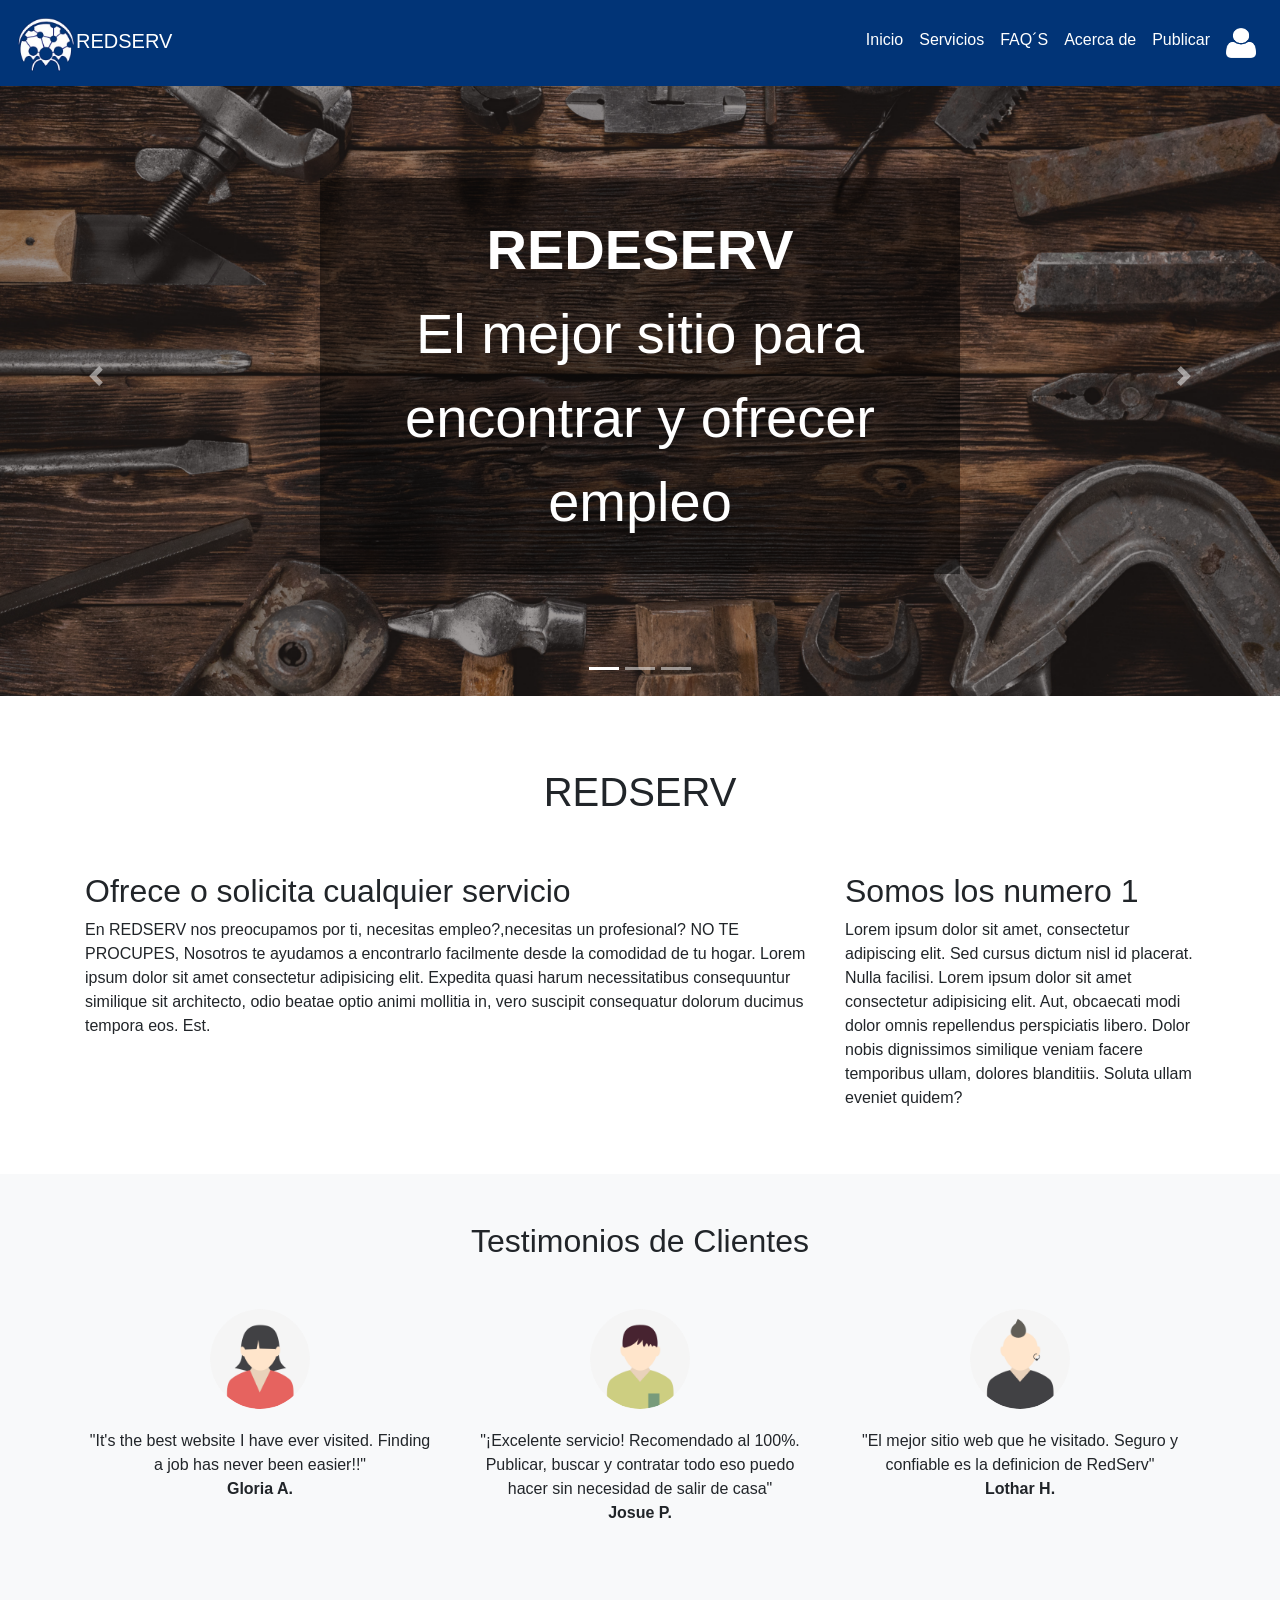
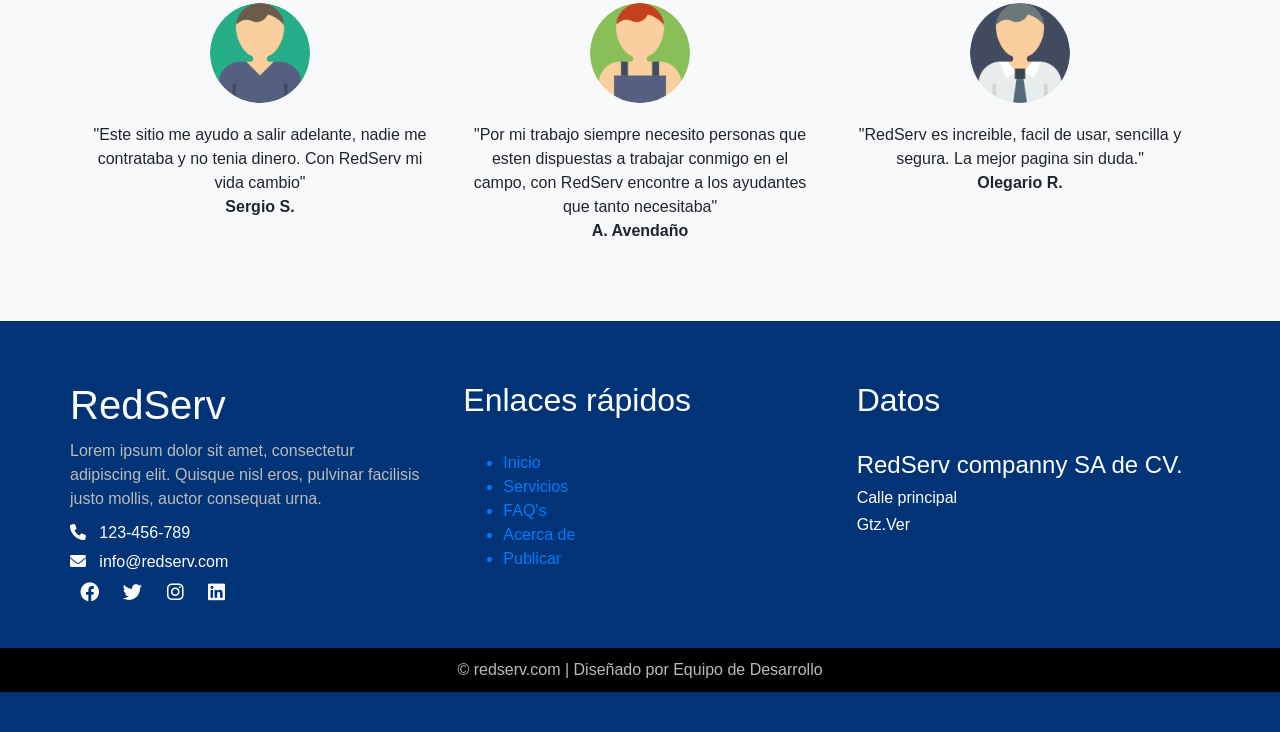
<file: INTEGRADORA/index.html>
<!DOCTYPE html>
<html lang="en">
<head>
    <meta charset="UTF-8">
    <meta name="viewport" content="width=device-width, initial-scale=1.0">
    <title>REDSERV</title>
    <link rel="stylesheet" href="estilos.css">
    <link rel="stylesheet" href="https://stackpath.bootstrapcdn.com/bootstrap/4.5.2/css/bootstrap.min.css">
    <link rel="stylesheet" href="https://cdnjs.cloudflare.com/ajax/libs/font-awesome/6.0.0-beta3/css/all.min.css">
</head>

<body>
    <nav class="navbar navbar-expand-lg fixed-top">
        <a class="navbar-brand" href="#">
            <img class="logo" src="../INTEGRADORA/img/logo_d.png" alt="Logo">REDSERV
        </a>
        <button class="navbar-toggler" type="button" data-toggle="collapse" data-target="#navbarNav" aria-controls="navbarNav" aria-expanded="false" aria-label="Toggle navigation">
            <span class="navbar-toggler-icon"></span>
        </button>
        <div class="collapse navbar-collapse" id="navbarNav">
            <ul class="navbar-nav ml-auto">
                <li class="nav-item active">
                    <a class="nav-link" href="index.html">Inicio <span class="sr-only">(actual)</span></a>
                </li>
                <li class="nav-item">
                    <a class="nav-link" href="Paginas/Servicios.php">Servicios</a>
                </li>
                <li class="nav-item">
                    <a class="nav-link" href="Paginas/FAQ's.html">FAQ´S</a>
                </li>
                <li class="nav-item">
                    <a class="nav-link" href="Paginas/ACERCA DE.HTML">Acerca de</a>
                </li>
                <li class="nav-item">
                    <a class="nav-link" href="Paginas/publicar.php">Publicar</a>
                </li>
                <li class="nav-item">
                    <a class="nav-link" href="login/index.html">
                        <img class="sesion" src="../INTEGRADORA/img/user.png" alt="User">
                    </a>
                </li>
            </ul>
        </div>
    </nav>

    <div class="main-content">
        <!-- carrusel -->
        <div id="carrusel" class="carousel slide mb-4" data-ride="carousel">
            <ol class="carousel-indicators">
                <li data-target="#carrusel" data-slide-to="0" class="active"></li>
                <li data-target="#carrusel" data-slide-to="1"></li>
                <li data-target="#carrusel" data-slide-to="2"></li>
            </ol>
            <div class="carousel-inner">
                <div class="carousel-item active">
                    <img src="../INTEGRADORA/img/B1.png" alt="Imagen 1">
                    <div class="textoi"><b>REDESERV</b><br> El mejor sitio para encontrar y ofrecer empleo</div>
                </div>
                <div class="carousel-item">
                    <img src="../INTEGRADORA/img/b2.png" alt="Imagen 2">
                    <div class="textoi">Encuentra trabajo fácilmente<br></div>
                    <button class="boton_prin" href="#">Servicios</button>
                </div>
                <div class="carousel-item">
                    <img src="../INTEGRADORA/img/b3.png" alt="Imagen 3">
                    <div class="textoi">Ofrece tus servicios desde nuestro sitio web</div>
                    <button class="boton_prin" href="#">Publicar</button>
                </div>
            </div>
            <a class="carousel-control-prev" href="#carrusel" role="button" data-slide="prev">
                <span class="carousel-control-prev-icon" aria-hidden="true"></span>
                <span class="sr-only">Anterior</span>
            </a>
            <a class="carousel-control-next" href="#carrusel" role="button" data-slide="next">
                <span class="carousel-control-next-icon" aria-hidden="true"></span>
                <span class="sr-only">Siguiente</span>
            </a>
        </div>
        <br>
        
        
    </div>
    <br>

<center><H1 class="titulo_principal">REDSERV</H1></center>
<br><br>
  <!-- Contenido principal -->
  <div class="container">
    <div class="row">
      <div class="col-md-8">
        <h2>Ofrece o solicita cualquier servicio</h2>
        <p>En REDSERV nos preocupamos por ti, necesitas empleo?,necesitas un profesional?
             NO TE PROCUPES, Nosotros te ayudamos a encontrarlo facilmente desde la comodidad de tu hogar.
            Lorem ipsum dolor sit amet consectetur adipisicing elit. Expedita quasi harum necessitatibus consequuntur similique sit architecto, 
            odio beatae optio animi mollitia in, vero suscipit consequatur dolorum ducimus tempora eos. Est.</p>
      </div>
      <div class="col-md-4">
        <h2>Somos los numero 1</h2>
        <p>Lorem ipsum dolor sit amet, consectetur adipiscing elit. Sed cursus dictum nisl id placerat. Nulla facilisi.
            Lorem ipsum dolor sit amet consectetur adipisicing elit. Aut, obcaecati modi dolor omnis repellendus perspiciatis libero. 
            Dolor nobis dignissimos similique veniam facere temporibus ullam, dolores blanditiis. Soluta ullam eveniet quidem?
        </p>
      </div>
    </div>
  </div>
<br>
<br>
  <!-- Testimonios -->
  <section class="container-fluid bg-light py-5">
    <div class="container">
      <h2 class="text-center mb-5">Testimonios de Clientes</h2>
      <div class="row">
        <div class="col-md-4">
          <div class="testimonial text-center">
            <img src="img/U3.png" alt="Persona 1">
            <p class="mb-0">"It's the best website I have ever visited. Finding a job has never been easier!!"</p>
            <p><strong>Gloria A.</strong></p>
          </div>
        </div>
        <div class="col-md-4">
          <div class="testimonial text-center">
            <img src="img/U1.png" alt="Persona 2">
            <p class="mb-0">"¡Excelente servicio! Recomendado al 100%. Publicar, buscar y contratar todo 
                eso puedo hacer sin necesidad de salir de casa"</p>
            <p><strong>Josue P.</strong></p>
          </div>
        </div>
        <div class="col-md-4">
          <div class="testimonial text-center">
            <img src="img/U2.png" alt="Persona 3">
            <p class="mb-0">"El mejor sitio web que he visitado. Seguro y confiable es la definicion de RedServ"</p>
            <p><strong>Lothar H.</strong></p>
          </div>
        </div>
      </div>
<br><br>
      <div class="row">
        <div class="col-md-4">
          <div class="testimonial text-center">
            <img src="img/U4.png" alt="Persona 4">
            <p class="mb-0">"Este sitio me ayudo a salir adelante, nadie me contrataba y no tenia dinero. Con RedServ
                mi vida cambio"</p>
            <p><strong>Sergio S.</strong></p>
          </div>
        </div>
        <div class="col-md-4">
          <div class="testimonial text-center">
            <img src="img/U6.png" alt="Persona 5">
            <p class="mb-0">"Por mi trabajo siempre necesito personas que esten dispuestas a 
                trabajar conmigo en el campo, con RedServ encontre a los ayudantes que tanto necesitaba"</p>
            <p><strong>A. Avendaño</strong></p>
          </div>
        </div>
        <div class="col-md-4">
          <div class="testimonial text-center">
            <img src="img/U5.png" alt="Persona 6">
            <p class="mb-0">"RedServ es increible, facil de usar, sencilla y segura. La mejor pagina sin duda."</p>
            <p><strong>Olegario R.</strong></p>
          </div>
        </div>
      </div>
    </div>
  </section>

    <footer class="footer">
        <div class="footer-content">
            <div class="footer-section about">
                <h1 class="logo-text">Red<span>Serv</span></h1>
                <p>
                    Lorem ipsum dolor sit amet, consectetur adipiscing elit. 
                    Quisque nisl eros, pulvinar facilisis justo mollis, auctor consequat urna.
                </p>
                <div class="contact">
                    <span><i class="fas fa-phone"></i> &nbsp; 123-456-789</span>
                    <span><i class="fas fa-envelope"></i> &nbsp; info@redserv.com</span>
                </div>
                <div class="socials">
                    <a href="#"><i class="fab fa-facebook"></i></a>
                    <a href="#"><i class="fab fa-twitter"></i></a>
                    <a href="#"><i class="fab fa-instagram"></i></a>
                    <a href="#"><i class="fab fa-linkedin"></i></a>
                </div>
            </div>
            <div class="footer-section links">
                <h2>Enlaces rápidos</h2>
                <br>
                <ul>
                    <a href="index.html"><li>Inicio</li></a>
                    <a href="Paginas/Servicios.php"><li>Servicios</li></a>
                    <a href="Paginas/FAQ's.html"><li>FAQ's</li></a>
                    <a href="Paginas/ACERCA DE.HTML"><li>Acerca de</li></a>
                    <a href="Paginas/publicar.php"><li>Publicar</li></a>
                </ul>
            </div>
            <div class="footer-section contact-form">
                <h2>Datos</h2>
                <br>
                <h4>RedServ companny SA de CV.</h4>
                <h6>Calle principal</h6>
                <h6>Gtz.Ver</h6>
            </div>
        </div>
        <div class="footer-bottom">
            &copy; redserv.com | Diseñado por Equipo de Desarrollo
        </div>
    </footer>

    <script src="https://code.jquery.com/jquery-3.5.1.slim.min.js"></script>
    <script src="https://cdn.jsdelivr.net/npm/@popperjs/core@2.5.4/dist/umd/popper.min.js"></script>
    <script src="https://stackpath.bootstrapcdn.com/bootstrap/4.5.2/js/bootstrap.min.js"></script>
</body>
</html>
</file>
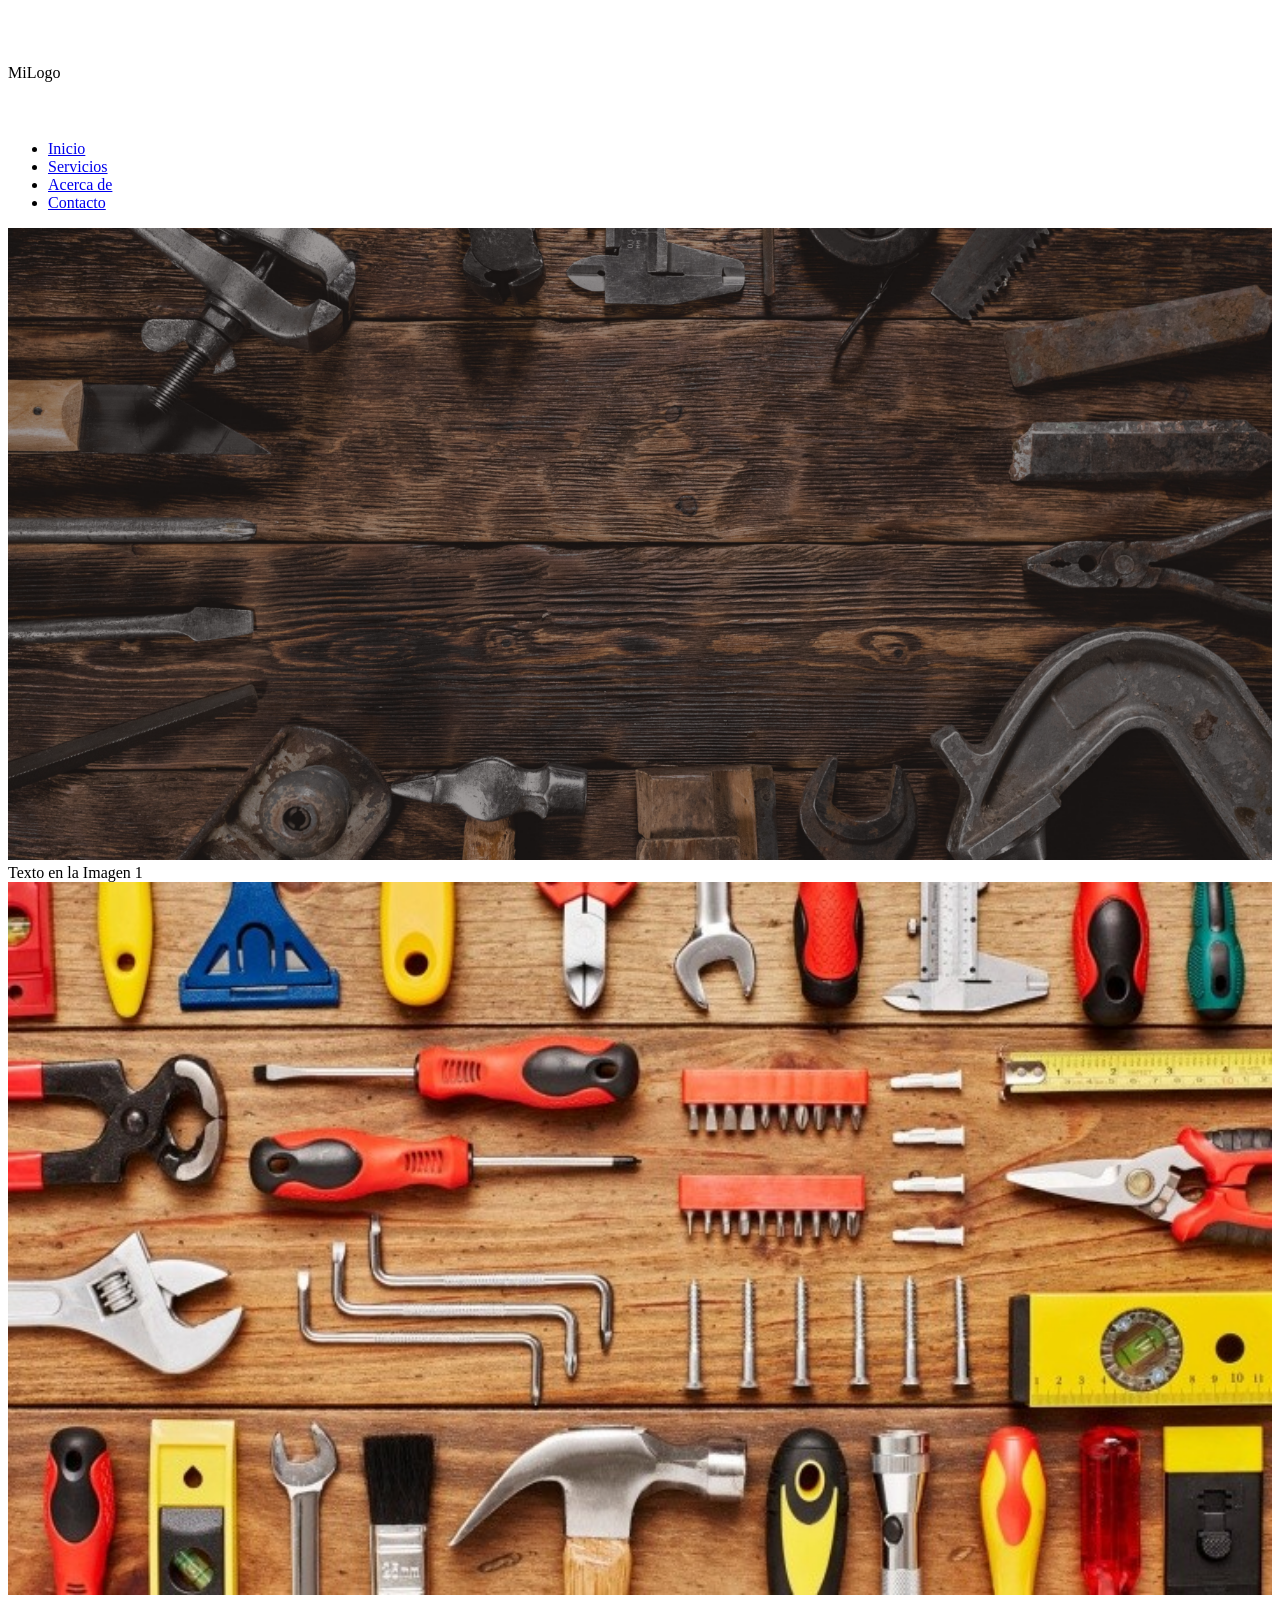
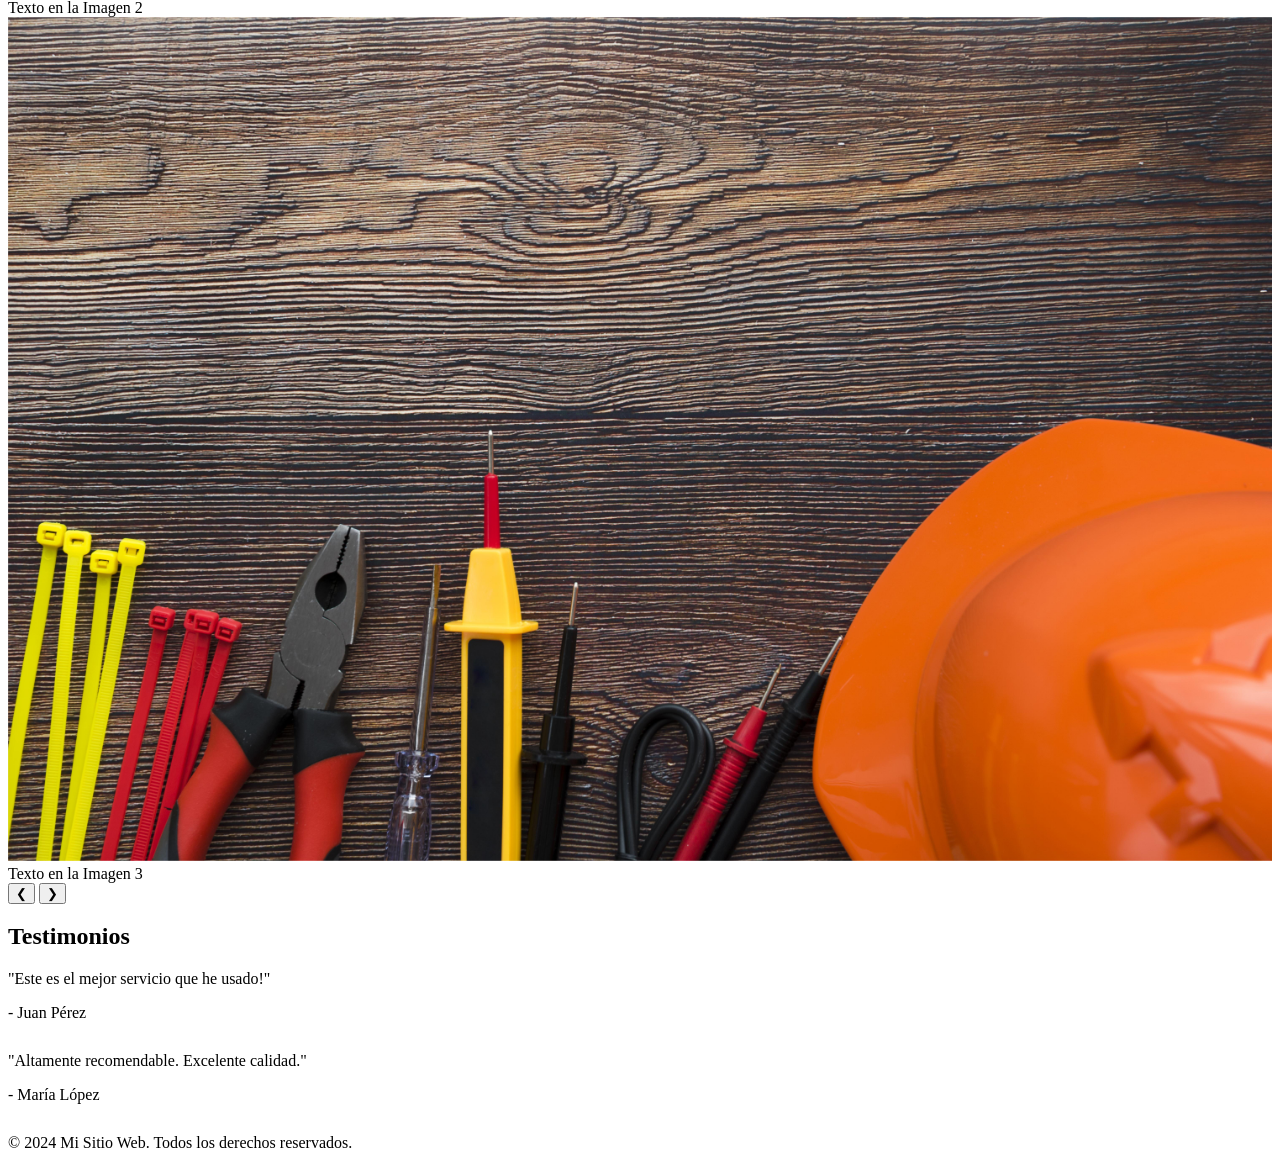
<file: INTEGRADORA/index_plantilla_jun2024.html>
<!DOCTYPE html>
<html lang="es">
<head>
    <meta charset="UTF-8">
    <meta name="viewport" content="width=device-width, initial-scale=1.0">
    <title>Página con Carrusel y Testimonios</title>
    <link rel="stylesheet" href="estilos.css">
</head>
<body>
    <header>
        <div class="logo">MiLogo</div>
        <nav>
            <ul>
                <li><a href="#">Inicio</a></li>
                <li><a href="#">Servicios</a></li>
                <li><a href="#">Acerca de</a></li>
                <li><a href="#">Contacto</a></li>
            </ul>
        </nav>
    </header>

    <main>
        <section class="banner">
            <div class="carousel">
                <div class="carousel-item active">
                    <img src="../INTEGRADORA/img/B1.png" alt="Imagen 1">
                    <div class="carousel-caption">Texto en la Imagen 1</div>
                </div>
                <div class="carousel-item">
                    <img src="..//INTEGRADORA/img/herramientas_2_crop1602211127446.jpg" alt="Imagen 2">
                    <div class="carousel-caption">Texto en la Imagen 2</div>
                </div>
                <div class="carousel-item">
                    <img src="..//INTEGRADORA/img/top-view-electric-equipment-wooden-background.jpg" alt="Imagen 3">
                    <div class="carousel-caption">Texto en la Imagen 3</div>
                </div>
            </div>
            <button class="prev">❮</button>
            <button class="next">❯</button>
        </section>

        <section class="testimonials">
            <h2>Testimonios</h2>
            <div class="testimonial">
                <p>"Este es el mejor servicio que he usado!"</p>
                <p>- Juan Pérez</p>
            </div>
            <div class="testimonial">
                <p>"Altamente recomendable. Excelente calidad."</p>
                <p>- María López</p>
            </div>
        </section>
    </main>

    <footer>
        <p>&copy; 2024 Mi Sitio Web. Todos los derechos reservados.</p>
    </footer>

    <script src="scripts.js"></script>
</body>
</html>
</file>
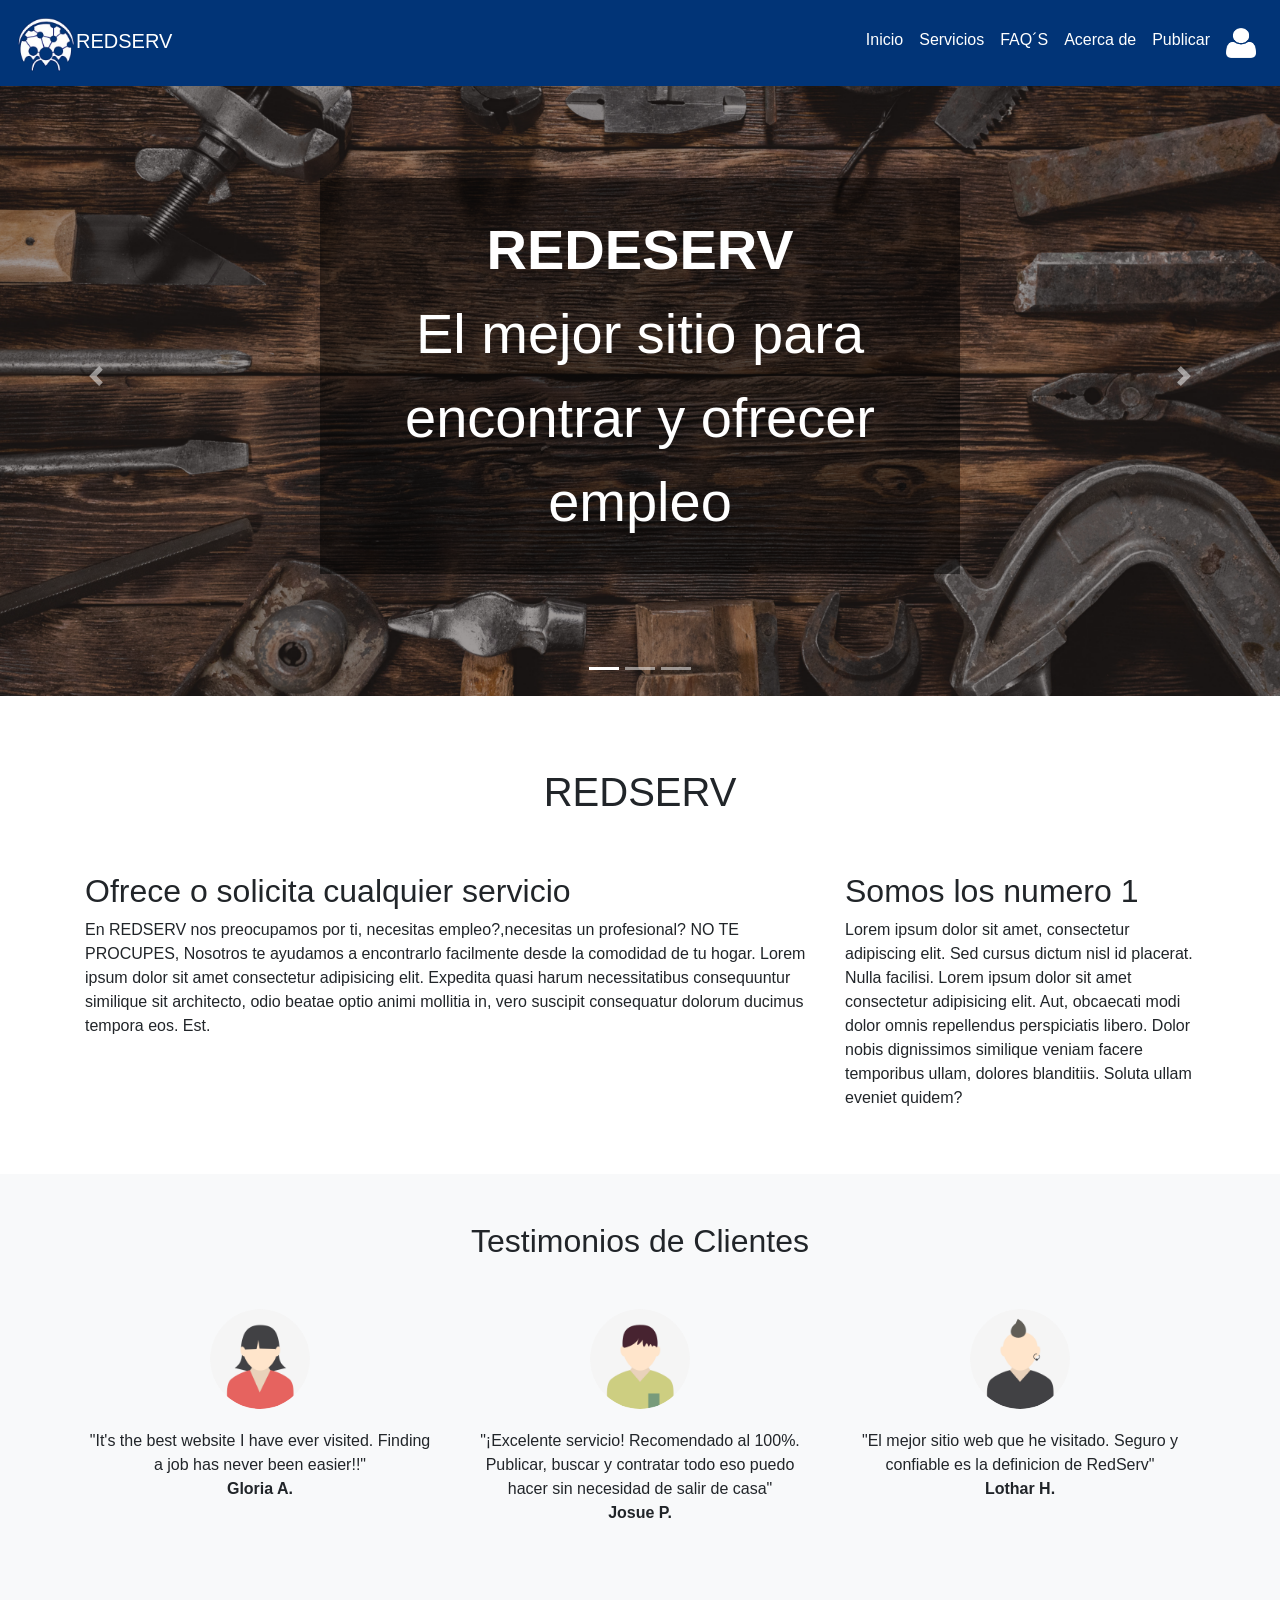
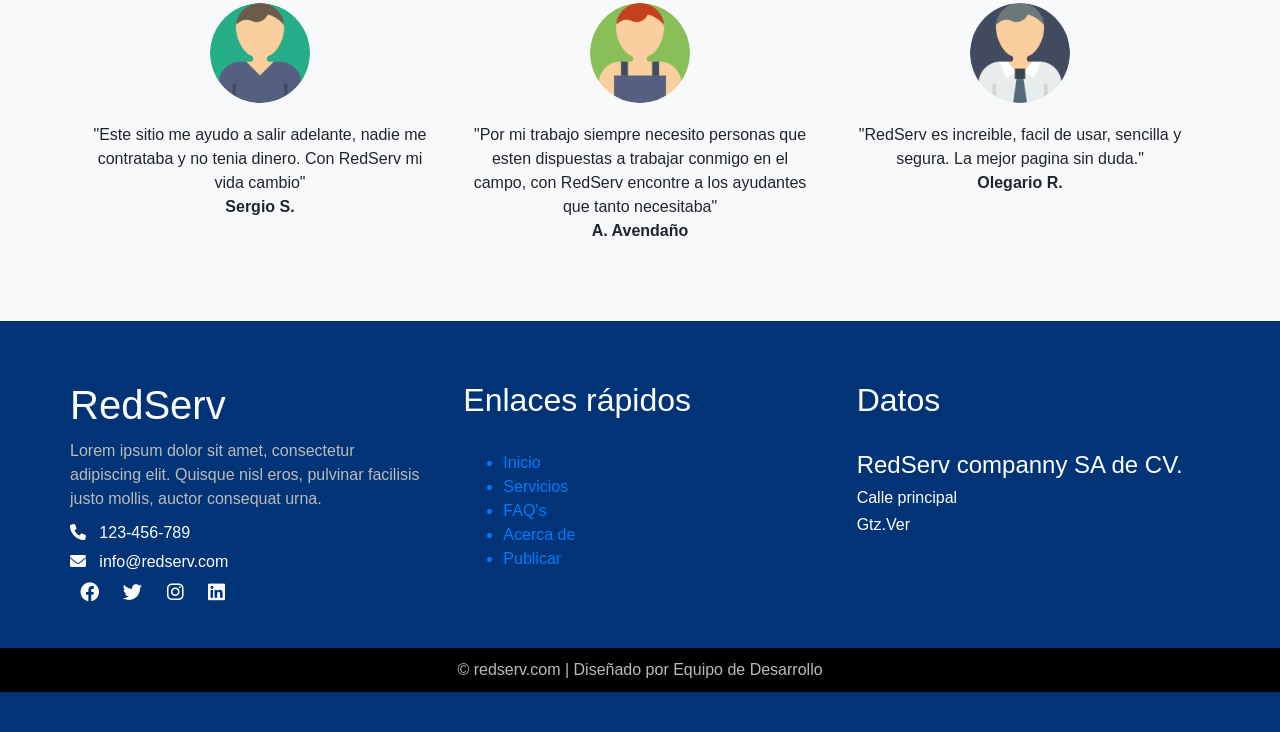
<file: INTEGRADORA/index_redserv_jul2024_original.html>
<!DOCTYPE html>
<html lang="en">
<head>
    <meta charset="UTF-8">
    <meta name="viewport" content="width=device-width, initial-scale=1.0">
    <title>REDSERV</title>
    <link rel="stylesheet" href="estilos.css">
    <link rel="stylesheet" href="https://stackpath.bootstrapcdn.com/bootstrap/4.5.2/css/bootstrap.min.css">
    <link rel="stylesheet" href="https://cdnjs.cloudflare.com/ajax/libs/font-awesome/6.0.0-beta3/css/all.min.css">
</head>

<body>
    <nav class="navbar navbar-expand-lg fixed-top">
        <a class="navbar-brand" href="#">
            <img class="logo" src="../INTEGRADORA/img/logo_d.png" alt="Logo">REDSERV
        </a>
        <button class="navbar-toggler" type="button" data-toggle="collapse" data-target="#navbarNav" aria-controls="navbarNav" aria-expanded="false" aria-label="Toggle navigation">
            <span class="navbar-toggler-icon"></span>
        </button>
        <div class="collapse navbar-collapse" id="navbarNav">
            <ul class="navbar-nav ml-auto">
                <li class="nav-item active">
                    <a class="nav-link" href="#">Inicio <span class="sr-only">(actual)</span></a>
                </li>
                <li class="nav-item">
                    <a class="nav-link" href="#">Servicios</a>
                </li>
                <li class="nav-item">
                    <a class="nav-link" href="#">FAQ´S</a>
                </li>
                <li class="nav-item">
                    <a class="nav-link" href="ACERCA DE.HTML">Acerca de</a>
                </li>
                <li class="nav-item">
                    <a class="nav-link" href="publicar.html">Publicar</a>
                </li>
                <li class="nav-item">
                    <a class="nav-link" href="login/registro.html">
                        <img class="sesion" src="../INTEGRADORA/img/user.png" alt="User">
                    </a>
                </li>
            </ul>
        </div>
    </nav>

    <div class="main-content">
        <!-- carrusel -->
        <div id="carrusel" class="carousel slide mb-4" data-ride="carousel">
            <ol class="carousel-indicators">
                <li data-target="#carrusel" data-slide-to="0" class="active"></li>
                <li data-target="#carrusel" data-slide-to="1"></li>
                <li data-target="#carrusel" data-slide-to="2"></li>
            </ol>
            <div class="carousel-inner">
                <div class="carousel-item active">
                    <img src="../INTEGRADORA/img/B1.png" alt="Imagen 1">
                    <div class="textoi"><b>REDESERV</b><br> El mejor sitio para encontrar y ofrecer empleo</div>
                </div>
                <div class="carousel-item">
                    <img src="../INTEGRADORA/img/b2.png" alt="Imagen 2">
                    <div class="textoi">Encuentra trabajo fácilmente<br></div>
                    <button class="boton_prin" href="#">Servicios</button>
                </div>
                <div class="carousel-item">
                    <img src="../INTEGRADORA/img/b3.png" alt="Imagen 3">
                    <div class="textoi">Ofrece tus servicios desde nuestro sitio web</div>
                    <button class="boton_prin" href="#">Publicar</button>
                </div>
            </div>
            <a class="carousel-control-prev" href="#carrusel" role="button" data-slide="prev">
                <span class="carousel-control-prev-icon" aria-hidden="true"></span>
                <span class="sr-only">Anterior</span>
            </a>
            <a class="carousel-control-next" href="#carrusel" role="button" data-slide="next">
                <span class="carousel-control-next-icon" aria-hidden="true"></span>
                <span class="sr-only">Siguiente</span>
            </a>
        </div>
        <br>
        
        
    </div>
    <br>

<center><H1 class="titulo_principal">REDSERV</H1></center>
<br><br>
  <!-- Contenido principal -->
  <div class="container">
    <div class="row">
      <div class="col-md-8">
        <h2>Ofrece o solicita cualquier servicio</h2>
        <p>En REDSERV nos preocupamos por ti, necesitas empleo?,necesitas un profesional?
             NO TE PROCUPES, Nosotros te ayudamos a encontrarlo facilmente desde la comodidad de tu hogar.
            Lorem ipsum dolor sit amet consectetur adipisicing elit. Expedita quasi harum necessitatibus consequuntur similique sit architecto, 
            odio beatae optio animi mollitia in, vero suscipit consequatur dolorum ducimus tempora eos. Est.</p>
      </div>
      <div class="col-md-4">
        <h2>Somos los numero 1</h2>
        <p>Lorem ipsum dolor sit amet, consectetur adipiscing elit. Sed cursus dictum nisl id placerat. Nulla facilisi.
            Lorem ipsum dolor sit amet consectetur adipisicing elit. Aut, obcaecati modi dolor omnis repellendus perspiciatis libero. 
            Dolor nobis dignissimos similique veniam facere temporibus ullam, dolores blanditiis. Soluta ullam eveniet quidem?
        </p>
      </div>
    </div>
  </div>
<br>
<br>
  <!-- Testimonios -->
  <section class="container-fluid bg-light py-5">
    <div class="container">
      <h2 class="text-center mb-5">Testimonios de Clientes</h2>
      <div class="row">
        <div class="col-md-4">
          <div class="testimonial text-center">
            <img src="img/U3.png" alt="Persona 1">
            <p class="mb-0">"It's the best website I have ever visited. Finding a job has never been easier!!"</p>
            <p><strong>Gloria A.</strong></p>
          </div>
        </div>
        <div class="col-md-4">
          <div class="testimonial text-center">
            <img src="img/U1.png" alt="Persona 2">
            <p class="mb-0">"¡Excelente servicio! Recomendado al 100%. Publicar, buscar y contratar todo 
                eso puedo hacer sin necesidad de salir de casa"</p>
            <p><strong>Josue P.</strong></p>
          </div>
        </div>
        <div class="col-md-4">
          <div class="testimonial text-center">
            <img src="img/U2.png" alt="Persona 3">
            <p class="mb-0">"El mejor sitio web que he visitado. Seguro y confiable es la definicion de RedServ"</p>
            <p><strong>Lothar H.</strong></p>
          </div>
        </div>
      </div>
<br><br>
      <div class="row">
        <div class="col-md-4">
          <div class="testimonial text-center">
            <img src="img/U4.png" alt="Persona 4">
            <p class="mb-0">"Este sitio me ayudo a salir adelante, nadie me contrataba y no tenia dinero. Con RedServ
                mi vida cambio"</p>
            <p><strong>Sergio S.</strong></p>
          </div>
        </div>
        <div class="col-md-4">
          <div class="testimonial text-center">
            <img src="img/U6.png" alt="Persona 5">
            <p class="mb-0">"Por mi trabajo siempre necesito personas que esten dispuestas a 
                trabajar conmigo en el campo, con RedServ encontre a los ayudantes que tanto necesitaba"</p>
            <p><strong>A. Avendaño</strong></p>
          </div>
        </div>
        <div class="col-md-4">
          <div class="testimonial text-center">
            <img src="img/U5.png" alt="Persona 6">
            <p class="mb-0">"RedServ es increible, facil de usar, sencilla y segura. La mejor pagina sin duda."</p>
            <p><strong>Olegario R.</strong></p>
          </div>
        </div>
      </div>
    </div>
  </section>

    <footer class="footer">
        <div class="footer-content">
            <div class="footer-section about">
                <h1 class="logo-text">Red<span>Serv</span></h1>
                <p>
                    Lorem ipsum dolor sit amet, consectetur adipiscing elit. 
                    Quisque nisl eros, pulvinar facilisis justo mollis, auctor consequat urna.
                </p>
                <div class="contact">
                    <span><i class="fas fa-phone"></i> &nbsp; 123-456-789</span>
                    <span><i class="fas fa-envelope"></i> &nbsp; info@redserv.com</span>
                </div>
                <div class="socials">
                    <a href="#"><i class="fab fa-facebook"></i></a>
                    <a href="#"><i class="fab fa-twitter"></i></a>
                    <a href="#"><i class="fab fa-instagram"></i></a>
                    <a href="#"><i class="fab fa-linkedin"></i></a>
                </div>
            </div>
            <div class="footer-section links">
                <h2>Enlaces rápidos</h2>
                <br>
                <ul>
                    <a href="#"><li>Inicio</li></a>
                    <a href="#"><li>Servicios</li></a>
                    <a href="#"><li>FAQ's</li></a>
                    <a href="#"><li>Acerca de</li></a>
                    <a href="#"><li>Publicar</li></a>
                </ul>
            </div>
            <div class="footer-section contact-form">
                <h2>Datos</h2>
                <br>
                <h4>RedServ companny SA de CV.</h4>
                <h6>Calle principal</h6>
                <h6>Gtz.Ver</h6>
            </div>
        </div>
        <div class="footer-bottom">
            &copy; redserv.com | Diseñado por Equipo de Desarrollo
        </div>
    </footer>

    <script src="https://code.jquery.com/jquery-3.5.1.slim.min.js"></script>
    <script src="https://cdn.jsdelivr.net/npm/@popperjs/core@2.5.4/dist/umd/popper.min.js"></script>
    <script src="https://stackpath.bootstrapcdn.com/bootstrap/4.5.2/js/bootstrap.min.js"></script>
</body>
</html>
</file>
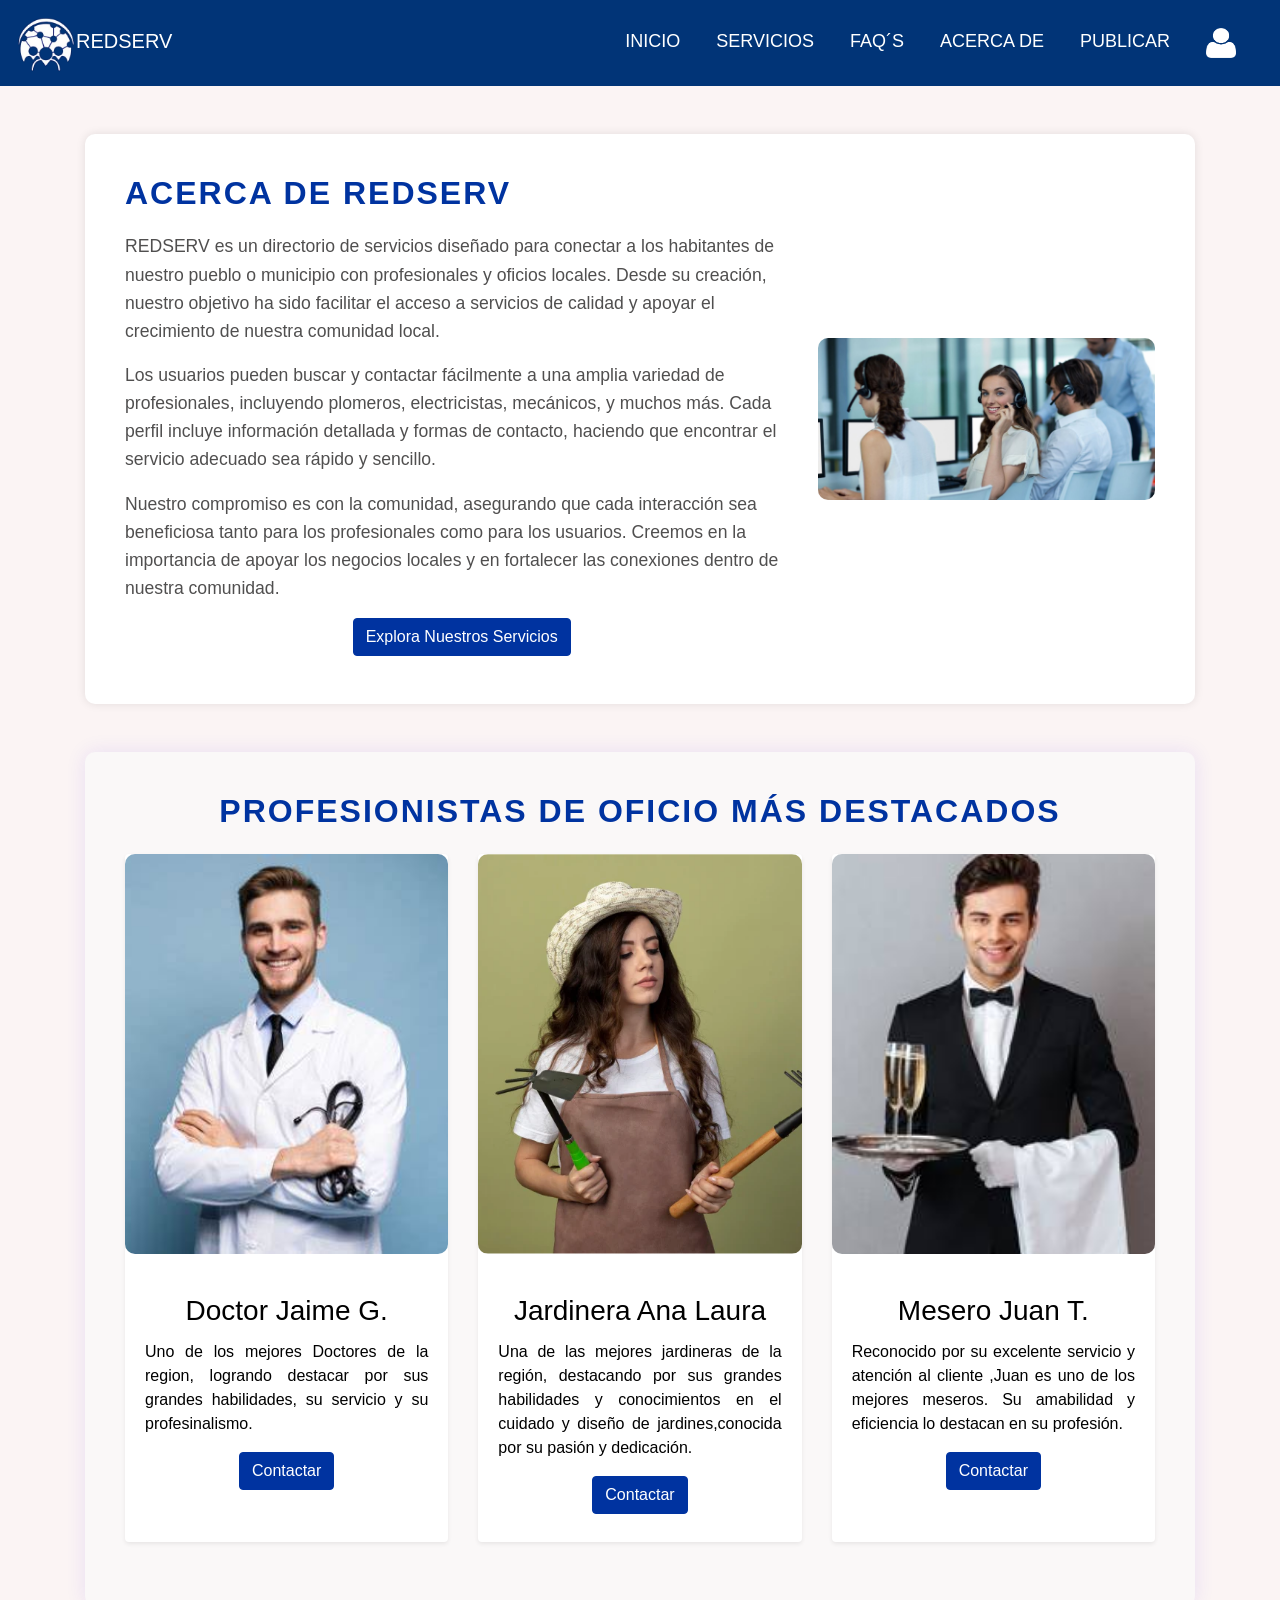
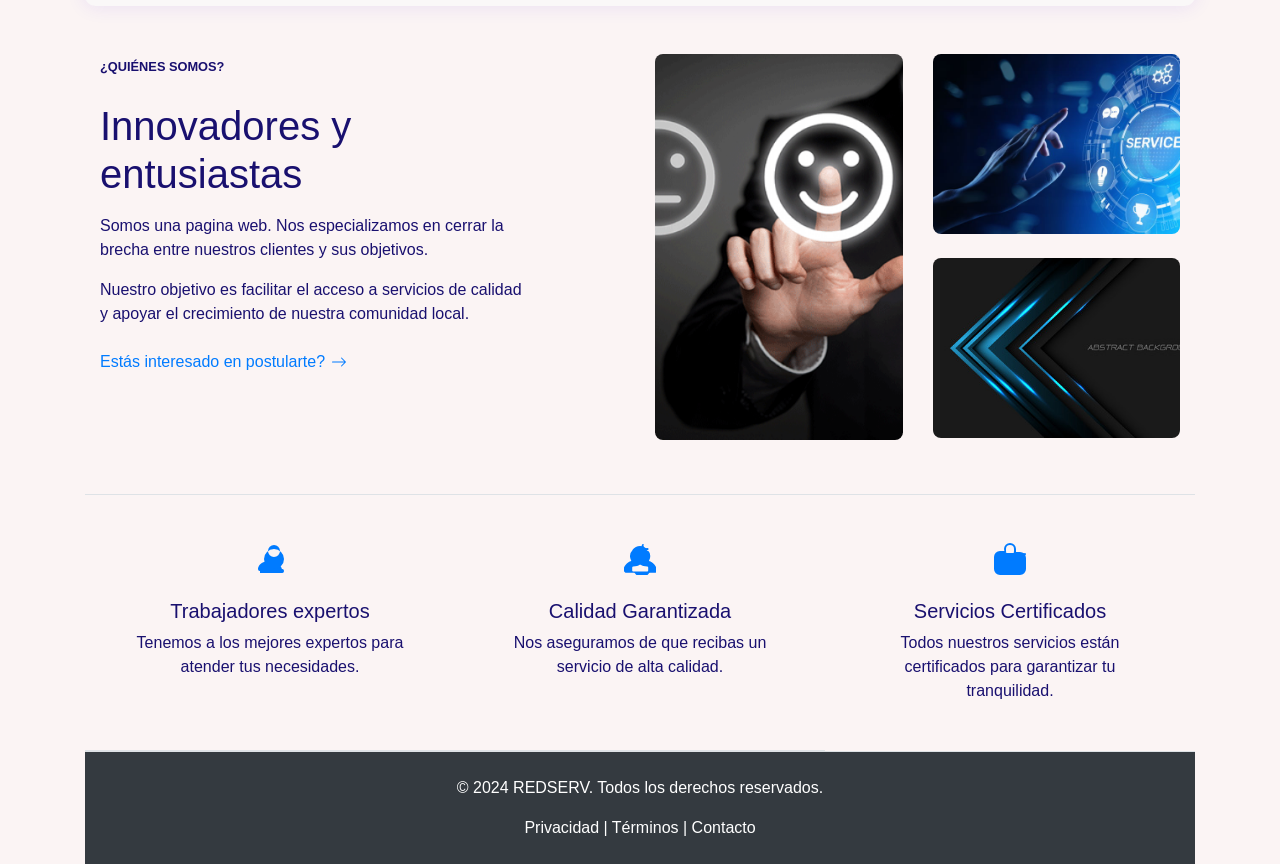
<file: INTEGRADORA/Paginas/ACERCA DE.HTML>
<!DOCTYPE html>
<html lang="es" data-bs-theme="dark">

<head>
    <meta charset="UTF-8">
    <meta name="viewport" content="width=device-width, initial-scale=1.0">
    <title>REDSERV</title>
    <link href="https://cdn.jsdelivr.net/npm/bootstrap@5.3.3/dist/css/bootstrap.min.css" rel="stylesheet"
        integrity="sha384-QWTKZyjpPEjISv5WaRU9OFeRpok6YctnYmDr5pNlyT2bRjXh0JMhjY6hW+ALEwIH" crossorigin="anonymous">
            <link rel="stylesheet" href="../css/estilos.css">
            <link rel="stylesheet" href="https://stackpath.bootstrapcdn.com/bootstrap/4.5.2/css/bootstrap.min.css">
            <link rel="stylesheet" href="https://cdnjs.cloudflare.com/ajax/libs/font-awesome/6.0.0-beta3/css/all.min.css">
        </head>
        
        <body>
            <nav class="navbar navbar-expand-lg fixed-top">
                <a class="navbar-brand" href="#">
                    <img class="logo" src="../img/logo_d.png" alt="Logo">REDSERV
                </a>
                <button class="navbar-toggler" type="button" data-toggle="collapse" data-target="#navbarNav" aria-controls="navbarNav" aria-expanded="false" aria-label="Toggle navigation">
                    <span class="navbar-toggler-icon"></span>
                </button>
                <div class="collapse navbar-collapse" id="navbarNav">
                    <ul class="navbar-nav ml-auto">
                        <li class="nav-item active">
                            <a class="nav-link" href="../index.html">Inicio</a>
                        </li>
                        <li class="nav-item">
                            <a class="nav-link" href="Servicios.php">Servicios</a>
                        </li>
                        <li class="nav-item">
                            <a class="nav-link" href="FAQ's.html">FAQ´S</a>
                        </li>
                        <li class="nav-item">
                            <a class="nav-link" href="#">Acerca de<span class="sr-only">(actual)</span></a>
                        </li>
                        <li class="nav-item">
                            <a class="nav-link" href="../login/index.html">Publicar</a>
                        </li>
                        <li class="nav-item">
                            <a class="nav-link" href="../login/index.html">
                                <img class="sesion" src="../img/user.png" alt="User">
                            </a>
                        </li>
                    </ul>
                </div>
            </nav>
        
    <style>
        body {
            background-color: #fbf4f4;
            color: #19106f;
            display: flex;
            flex-direction: column;
            min-height: 100vh;
            font-family: Arial, sans-serif;
            scroll-behavior: smooth;
        }

        .about-section {
            padding: 40px;
            background-color: #FFFFFF;
            border-radius: 10px;
            box-shadow: 0 0 10px rgba(0, 0, 0, 0.1);
            margin-top: 30px;
            display: flex;
            flex: 1;
        }

        .about-section img {
            max-width: 100%;
            height: auto;
            border-radius: 10px;
            margin-bottom: 20px;
            transition: transform 0.3s;
            align-self: center;
            margin-top: 20px;
        }

        .about-section img:hover {
            transform: scale(1.05);
        }

        .about-section h2 {
            color: #0033A0;
            margin-bottom: 20px;
        }

        .about-section p {
            font-size: 1.1em;
            line-height: 1.6;
            color: #504f4f;
        }

        .btn-primary {
            background-color: #0033A0;
            border-color: #0033A0;
            transition: box-shadow 0.3s;
        }

        .btn-primary:hover {
            box-shadow: 0 0 10px 2px rgba(40, 8, 222, 0.7);
        }

        footer {
            background-color: #0033A0;
            color: #050000;
            padding: 40px 0;
            text-align: center;
        }

        footer a {
            color: #0d0c0c;
            text-decoration: none;
            margin: 0 15S 10px;
        }

        footer a:hover {
            text-decoration: underline;
        }

        .section-title {
            text-transform: uppercase;
            letter-spacing: 2px;
            font-weight: bold;
            color: #0033A0;
        }

        .card-lift {
            transition: transform 0.3s;
        }

        .card-lift:hover {
            transform: scale(1.05);
        }

        .about-section-left {
            flex: 2;
            padding-right: 20px;
        }

        .about-section-right {
            flex: 1;
            text-align: center;
            display: flex;
            flex-direction: column;
            justify-content: center;
        }

        .section {
            padding: 40px;
            background-color: #faf8f8;
            border-radius: 10px;
            box-shadow: 0 0 20px rgba(66, 25, 235, 0.1);
            margin-top: 30px;
        }

        .section img {
            max-width: 100%;
            height: auto;
            border-radius: 10px;
            margin-bottom: 20px;
            transition: transform 0.3s;
        }

        .section img:hover {
            transform: scale(1.05);
        }

        /* Estilos para la sección de inicio, FAQs, etc. */
        .navbar-nav {
            margin-left: auto;
        }

        .nav-link {
            color: #FFFFFF !important;
            font-size: 18px;
            margin-right: 20px;
            text-transform: uppercase;
        }

        .nav-link:hover {
            color: #CCCCCC !important;
        }

        /* Estilos para la sección de inicio, FAQs, etc. */
        .section-links {
            background-color: #000000;
            padding: 10px 0;
        }

        .section-links a {
            color: #FFFFFF;
            text-decoration: none;
            padding: 10px 20px;
            transition: all 0.3s ease;
        }

        .section-links a:hover {
            background-color: #0033A0;
            border-radius: 5px;
        }

        /* Estilos para los textos en las tarjetas de oficios */
.card-body h3,
.card-body p {
    color: #000000 !important; /* Cambiar el color del texto a negro */
    text-align: justify; /* Justificar el texto */

}
/* Cambiar el color y justificar los nombres */
.card-body h3 {
    color: #000000 !important; /* Cambiar el color del nombre a negro */
    text-align: center; /* Centrar el texto del nombre */
}

    </style>
</head>

<body>
    <!-- Inicio de la Barra de Navegación -->
    
    <div class="container mt-5">
        <!-- Inicio del Apartado "Acerca de" -->
        <div class="about-section">
            <div class="about-section-left">
                <h2 class="section-title">Acerca de REDSERV</h2>
                <p>REDSERV es un directorio de servicios diseñado para conectar a los habitantes de nuestro pueblo o
                    municipio con profesionales y oficios locales. Desde su creación, nuestro objetivo ha sido facilitar
                    el acceso a servicios de calidad y apoyar el crecimiento de nuestra comunidad local.</p>
                <p>Los usuarios pueden buscar y contactar fácilmente a una amplia variedad de profesionales,
                    incluyendo plomeros, electricistas, mecánicos, y muchos más. Cada perfil incluye información
                    detallada y formas de contacto, haciendo que encontrar el servicio adecuado sea rápido y sencillo.
                </p>
                <p>Nuestro compromiso es con la comunidad, asegurando que cada interacción sea beneficiosa tanto para los
                    profesionales como para los usuarios. Creemos en la importancia de apoyar los negocios locales y en
                    fortalecer las conexiones dentro de nuestra comunidad.</p>
                <div class="text-center">
                    <a href="Servicios.php" class="btn btn-primary mb-2"> Explora Nuestros Servicios</a>
                </div>
            </div>
            <div class="about-section-right">
                <img src="../img/ABOUT.jpg" alt="Descripción de la imagen">
            </div>
        </div>
        <!-- Fin del Apartado "Acerca de" -->

        <!-- Inicio del Apartado de Imágenes -->
        <div class="section my-5">
            <h2 class="section-title text-center mb-4">Profesionistas de oficio más destacados</h2>
            <div class="row">
                <div class="col-md-4 text-center mb-4">
                    <div class="card shadow-sm border-0 h-100">
                        <img src="../img/doctor.jpg" alt="Doctor Jaime G." class="card-img-top"
                            style="height: 400px; object-fit: cover;">
                        <div class="card-body">
                            <h3 class="card-title">Doctor Jaime G.</h3>
                            <p class="card-text">Uno de los mejores Doctores de la region, logrando destacar por sus
                                grandes habilidades, su servicio y su profesinalismo.</p>
                                <a href="Servicios.php" class="btn btn-primary mb-2">Contactar</a>
                            </div>
                    </div>
                </div>
                <div class="col-md-4 text-center mb-4">
                    <div class="card shadow-sm border-0 h-100">
                        <img src="../img/jardinera.webp" alt="Jardinera Ana Laura M." class="card-img-top"
                            style="height: 400px; object-fit: cover;">
                        <div class="card-body">
                            <h3 class="card-title">Jardinera Ana Laura</h3>
                            <p class="card-text-center">Una de las mejores jardineras de la región, 
                                destacando por sus grandes habilidades y conocimientos en el cuidado y diseño de jardines,conocida por su pasión y dedicación.</p>
                                <a href="Servicios.php" class="btn btn-primary mb-2">Contactar</a>
                            </div>
                    </div>
                </div>
                <div class="col-md-4 text-center mb-4">
                    <div class="card shadow-sm border-0 h-100">
                        <img src="../img/mesero.jpg" alt="Mesero Juan T." class="card-img-top"
                            style="height: 400px; object-fit: cover;">
                        <div class="card-body">
                            <h3 class="card-title">Mesero Juan T.</h3>
                            <p class="card-text">Reconocido por su excelente servicio y atención al cliente
                                ,Juan es uno de los mejores meseros. Su amabilidad y eficiencia lo destacan en su profesión.

                            </p>
                            <a href="Servicios.php" class="btn btn-primary mb-2">Contactar</a>








                            
                        </div>
                    </div>
                </div>
            </div>
        </div>
        <!-- Fin del Apartado de Imágenes -->

        <!-- Quiénes somos start -->
        <section class="my-5">
            <div class="container">
                <div class="row g-4">
                    <div class="col-xl-5 col-lg-6 col-12">
                        <div class="mb-4">
                            <small class="text-uppercase ls-md fw-semibold">¿Quiénes somos?</small>
                            <h2 class="h1 mt-4 mb-3">Innovadores y entusiastas</h2>
                            <p class="mb-3">Somos una pagina web. Nos especializamos en
                                cerrar la
                                brecha entre nuestros clientes y sus objetivos.</p>
                            <p class="mb-0">Nuestro objetivo es facilitar el acceso a servicios de calidad y
                                apoyar el
                                crecimiento de nuestra comunidad local.</p>
                        </div>
                        <a href="./about.html" class="icon-link icon-link-hover">
                            Estás interesado en postularte?

                                    <svg xmlns="http://www.w3.org/2000/svg" width="14" height="14" fill="currentColor"
                                    class="bi bi-arrow-right" viewBox="0 0 16 16">
                                    <path fill-rule="evenodd"
                                        d="M1 8a.5.5 0 0 1 .5-.5h11.793l-3.147-3.146a.5.5 0 0 1 .708-.708l4 4a.5.5 0 0 1 0 .708l-4 4a.5.5 0 0 1-.708-.708L13.293 8.5H1.5A.5.5 0 0 1 1 8z" />
                                </svg>
                            </a>
                        </div>
                        <div class="col-xl-6 offset-xl-1 col-lg-6 col-12">
                            <div class="row g-4">
                                <div class="col-lg-6 col-md-6 col-12">
                                    <a href="#!">
                                        <div class="rounded-3 card-lift"
                                            style="background-image: url('../img/idea1.png'); background-repeat: no-repeat; height: 386px; background-size: cover;">
                                        </div>
                                    </a>
                                </div>
                                <div class="col-lg-6 col-md-6 col-12">
                                    <a href="#!">
                                        <div class="mb-4 rounded-3 card-lift"
                                            style="background-image: url('../img/idea2.jpg'); background-repeat: no-repeat; height: 180px; background-size: cover;">
                                        </div>
                                    </a>
                                    <a href="#!">
                                        <div class="mb-2 rounded-3 card-lift"
                                            style="background-image: url('../img/IDEA3.jpg'); background-repeat: no-repeat; height: 180px; background-size: cover;">
                                        </div>
                                    </a>
                                </div>
                            </div>
                        </div>
                    </div>
                </div>
            </section>
            <!-- Quiénes somos  -->
    
            <!-- EQUIPO   -->
            <section>
                <div class="container">
                    <div class="row border-top border-bottom">
                        <div class="col-md-4 border-end-md border-bottom border-bottom-md-0">
                            <div class="text-center py-lg-5 p-4">
                                <div class="mb-4">
                                    <svg xmlns="http://www.w3.org/2000/svg" width="32" height="32" fill="currentColor"
                                        class="bi bi-person-fill text-primary" viewBox="0 0 16 16">
                                        <path d="M3 14s-1 0-1-1 1-4 6-4 6 4 6 4 1 0 1 1-1 1-1 1H3z" />
                                        <path fill-rule="evenodd"
                                            d="M7 4a3 3 0 1 1 6 0 3 3 0 0 1-6 0zM5 8a5 5 0 1 1 10 0 5 5 0 0 1-10 0z" />
                                    </svg>
                                </div>
                                <h5>Trabajadores expertos</h5>
                                <p class="mb-0">Tenemos a los mejores expertos para atender tus necesidades.</p>
                            </div>
                        </div>
                        <div class="col-md-4 border-end-md border-bottom border-bottom-md-0">
                            <div class="text-center py-lg-5 p-4">
                                <div class="mb-4">
                                    <svg xmlns="http://www.w3.org/2000/svg" width="32" height="32" fill="currentColor"
                                        class="bi bi-award-fill text-primary" viewBox="0 0 16 16">
                                        <path
                                            d="m9.669.864.477 1.724 1.63-.13a.537.537 0 0 1 .306.968l-1.266.926.754 1.568a.537.537 0 0 1-.81.648l-1.431-.872-1.431.872a.537.537 0 0 1-.81-.648l.754-1.568-1.266-.926a.537.537 0 0 1 .306-.968l1.63.13.477-1.724a.537.537 0 0 1 1.029 0zM4.259 3.317a4.787 4.787 0 0 1 7.482 0 4.787 4.787 0 0 1 .826 5.416 1.722 1.722 0 0 0-.125.306c.563.136 1.118.388 1.63.753 1.142.8 1.928 2.049 2.364 3.02.465 1.05-.116 2.05-.876 2.05h-2.624a.654.654 0 0 0-.565.34c-.486.885-1.608 1.707-3.401 1.707-1.793 0-2.915-.822-3.4-1.707a.654.654 0 0 0-.566-.34H1.033c-.76 0-1.341-1-1.342-2.05.435-.971 1.222-2.22 2.364-3.02a4.78 4.78 0 0 1 1.63-.753 1.722 1.722 0 0 0-.125-.306 4.787 4.787 0 0 1 .826-5.416zM12.1 12.291a.5.5 0 0 0-.5-.5c-1.466 0-2.556-.376-3.214-.855a.513.513 0 0 0-.572 0c-.658.48-1.748.855-3.214.855a.5.5 0 0 0-.5.5v1.5a.5.5 0 0 0 .5.5h7a.5.5 0 0 0 .5-.5v-1.5z" />
                                    </svg>
                                </div>
                                <h5>Calidad Garantizada</h5>
                                <p class="mb-0">Nos aseguramos de que recibas un servicio de alta calidad.</p>
                            </div>
                        </div>
                        <div class="col-md-4">
                            <div class="text-center py-lg-5 p-4">
                                <div class="mb-4">
                                    <svg xmlns="http://www.w3.org/2000/svg" width="32" height="32" fill="currentColor"
                                        class="bi bi-person-check-fill text-primary" viewBox="0 0 16 16">
                                        <path fill-rule="evenodd"
                                            d="M15.854 5.146a.5.5 0 0 1 0 .708l-4 4a.5.5 0 0 1-.708 0l-2-2a.5.5 0 1 1 .708-.708L11 8.793l3.646-3.647a.5.5 0 0 1 .708 0z" />
                                        <path
                                            d="M10.5 5a.5.5 0 0 1 .5-.5H13a3 3 0 0 1 3 3V13a3 3 0 0 1-3 3H3a3 3 0 0 1-3-3V7a3 3 0 0 1 3-3h2.5a.5.5 0 0 1 0 1H3a2 0 0 0-2 2v6a2 2 0 0 0 2 2h10a2 2 0 0 0 2-2V7a2 2 0 0 0-2-2h-2.5a.5.5 0 0 1-.5-.5z" />
                                        <path
                                            d="M8 0a3 3 0 0 1 3 3v3a3 3 0 0 1-3 3V6a3 3 0 0 1-3-3V3a3 3 0 0 1 3-3zm0 1a2 2 0 0 0-2 2v1a2 2 0 1 0 4 0V3a2 2 0 0 0-2-2z" />
                                    </svg>
                                </div>
                                <h5>Servicios Certificados</h5>
                                <p class="mb-0">Todos nuestros servicios están certificados para garantizar tu
                                    tranquilidad.</p>
                            </div>
                        </div>
                    </div>
                </div>
            </section>
            <!--   EQUIPO  -->
    
    
            <!--  Pie de Página -->
            <footer class="py-4 bg-dark text-white">
                <div class="container text-center">
                    <p>&copy; 2024 REDSERV. Todos los derechos reservados.</p>
                    <a href="#" class="text-white">Privacidad</a> |
                    <a href="#" class="text-white">Términos</a> |
                    <a href="#" class="text-white">Contacto</a>
                </div>
            </footer>
            <!-- Fin del Pie de Página -->
    
            <script src="https://code.jquery.com/jquery-3.5.1.slim.min.js"></script>
            <script src="https://cdn.jsdelivr.net/npm/@popperjs/core@2.5.4/dist/umd/popper.min.js"></script>
            <script src="https://stackpath.bootstrapcdn.com/bootstrap/5.3.3/js/bootstrap.min.js"
                integrity="sha384-YvpcrYf0tY3lHB60NNkmXc5s9fDVZLESaAA55NDzOxhy9GkcIdslK1eN7N6jIeHz" crossorigin="anonymous">
            </script>
            <script>
                //     ANIMACION
                $(document).ready(function () {
                    $(".navbar a").on('click', function (event) {
                        if (this.hash !== "") {
                            event.preventDefault();
                            var hash = this.hash;
                            $('html, body').animate({
                                scrollTop: $(hash).offset().top
                            }, 800, function () {
                                window.location.hash = hash;
                            });
                        }
                    });
                });
            </script>
        </body>
    
    </html>
</file>
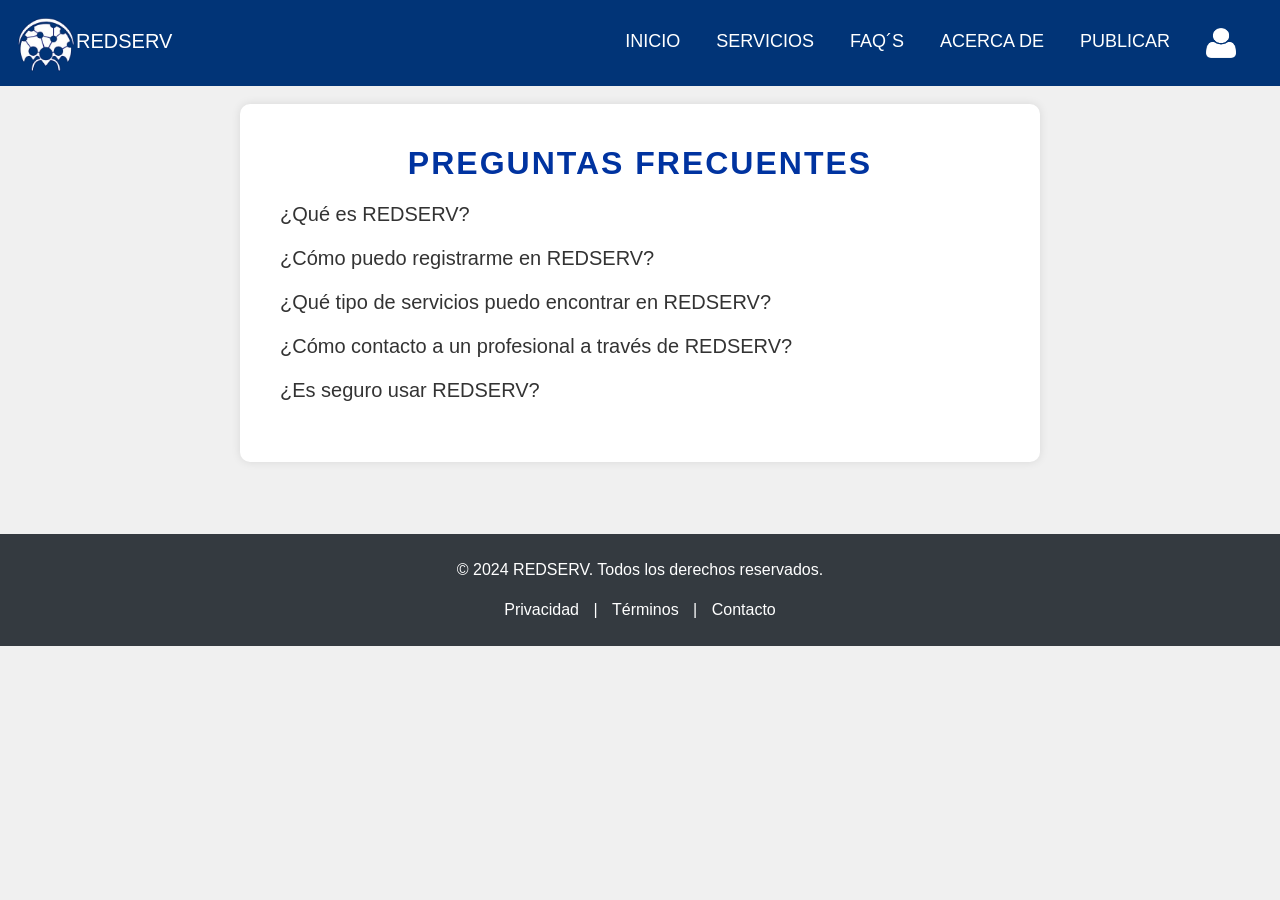
<file: INTEGRADORA/Paginas/FAQ's.html>
<!DOCTYPE html>
<html lang="es" data-bs-theme="dark">

<head>
    <meta charset="UTF-8">
    <meta name="viewport" content="width=device-width, initial-scale=1.0">
    <title>REDSERV</title>
    <link href="https://cdn.jsdelivr.net/npm/bootstrap@5.3.3/dist/css/bootstrap.min.css" rel="stylesheet"
        integrity="sha384-QWTKZyjpPEjISv5WaRU9OFeRpok6YctnYmDr5pNlyT2bRjXh0JMhjY6hW+ALEwIH" crossorigin="anonymous">
            <link rel="stylesheet" href="../css/estilos.css">
            <link rel="stylesheet" href="https://stackpath.bootstrapcdn.com/bootstrap/4.5.2/css/bootstrap.min.css">
            <link rel="stylesheet" href="https://cdnjs.cloudflare.com/ajax/libs/font-awesome/6.0.0-beta3/css/all.min.css">
        </head>
        
        <body>
            <nav class="navbar navbar-expand-lg fixed-top">
                <a class="navbar-brand" href="#">
                    <img class="logo" src="../img/logo_d.png" alt="Logo">REDSERV
                </a>
                <button class="navbar-toggler" type="button" data-toggle="collapse" data-target="#navbarNav" aria-controls="navbarNav" aria-expanded="false" aria-label="Toggle navigation">
                    <span class="navbar-toggler-icon"></span>
                </button>
                <div class="collapse navbar-collapse" id="navbarNav">
                    <ul class="navbar-nav ml-auto">
                        <li class="nav-item active">
                            <a class="nav-link" href="../index.html">Inicio</a>
                        </li>
                        <li class="nav-item">
                            <a class="nav-link" href="Servicios.php">Servicios</a>
                        </li>
                        <li class="nav-item">
                            <a class="nav-link" href="#">FAQ´S<span class="sr-only">(actual)</span></a>
                        </li>
                        <li class="nav-item">
                            <a class="nav-link" href="ACERCA DE.HTML">Acerca de</a>
                        </li>
                        <li class="nav-item">
                            <a class="nav-link" href="../login/index.html">Publicar</a>
                        </li>
                        <li class="nav-item">
                            <a class="nav-link" href="../login/index.html">
                                <img class="sesion" src="../img/user.png" alt="User">
                            </a>
                        </li>
                    </ul>
                </div>
            </nav>
        








    <style>
        body {
            background-color: #f0f0f0;
            color: #333;
            display: flex;
            flex-direction: column;
            min-height: 100vh;
            font-family: Arial, sans-serif;
            scroll-behavior: smooth;
        }


        .section {
            padding: 40px;
            background-color: #FFFFFF;
            border-radius: 10px;
            box-shadow: 0 0 10px rgba(0, 0, 0, 0.1);
            margin-top: 30px;
        }

        .section-title {
            text-transform: uppercase;
            letter-spacing: 2px;
            font-weight: bold;
            color: #0033A0;
        }

        .faq-section {
            max-width: 800px;
            margin: 0 auto;
        }

        .faq-section h2 {
            color: #0033A0;
            margin-bottom: 20px;
        }

        .faq {
            margin-bottom: 20px;
        }

        .faq-question {
            font-weight: bold;
            cursor: pointer;
        }

        .faq-answer {
            display: none;
            margin-top: 10px;
        }

        .btn-primary {
            background-color: #0033A0;
            border-color: #0033A0;
            transition: box-shadow 0.3s;
        }

        .btn-primary:hover {
            box-shadow: 0 0 10px 2px rgba(40, 8, 222, 0.7);
        }

        footer {
            background-color: #0033A0;
            color: #FFFFFF;
            padding: 20px 0;
            text-align: center;
        }

        footer a {
            color: #FFFFFF;
            text-decoration: none;
            margin: 0 10px;
        }

        footer a:hover {
            text-decoration: underline;
        }
    </style>

    <div class="container mt-5">
        <!-- Inicio del Apartado de FAQs -->
        <div class="section faq-section">
            <h2 class="section-title text-center">Preguntas Frecuentes</h2>
            <div class="faq">
                <div class="faq-question">
                    <h5>¿Qué es REDSERV?</h5>
                </div>
                <div class="faq-answer">
                    <p>REDSERV es un directorio de servicios diseñado para conectar a los habitantes de nuestro pueblo o
                        municipio con profesionales y oficios locales. Ofrecemos una plataforma para que los usuarios puedan encontrar y contactar fácilmente a profesionales de diversas áreas.</p>
                </div>
            </div>
            <div class="faq">
                <div class="faq-question">
                    <h5>¿Cómo puedo registrarme en REDSERV?</h5>
                </div>
                <div class="faq-answer">
                    <p>Para registrarte en REDSERV, haz clic en el enlace de "Registro" en la parte superior de la página y sigue las instrucciones proporcionadas. Necesitarás proporcionar información básica sobre ti y tu negocio.</p>
                </div>
            </div>
            <div class="faq">
                <div class="faq-question">
                    <h5>¿Qué tipo de servicios puedo encontrar en REDSERV?</h5>
                </div>
                <div class="faq-answer">
                    <p>En REDSERV, puedes encontrar una amplia variedad de servicios, incluyendo plomeros, electricistas, mecánicos, jardineros, y muchos más. Cada perfil incluye información detallada y formas de contacto.</p>
                </div>
            </div>
            <div class="faq">
                <div class="faq-question">
                    <h5>¿Cómo contacto a un profesional a través de REDSERV?</h5>
                </div>
                <div class="faq-answer">
                    <p>Para contactar a un profesional, simplemente navega hasta su perfil en nuestro directorio y utiliza la información de contacto proporcionada. Puedes llamar, enviar un correo electrónico o utilizar cualquier otro método de contacto disponible en su perfil.</p>
                </div>
            </div>
            <div class="faq">
                <div class="faq-question">
                    <h5>¿Es seguro usar REDSERV?</h5>
                </div>
                <div class="faq-answer">
                    <p>La seguridad de nuestros usuarios es nuestra prioridad. Nos aseguramos de que todos los profesionales listados en REDSERV sean verificados y confiables. Sin embargo, siempre recomendamos a los usuarios que realicen sus propias verificaciones y tomen precauciones al contratar cualquier servicio.</p>
                </div>
            </div>
        </div>
        <br><br><br>
        <!-- Fin del Apartado de FAQs -->
    </div>

    <!-- Pie de Página -->
    <footer class="py-4 bg-dark text-white">
        <div class="container text-center">
            <p>&copy; 2024 REDSERV. Todos los derechos reservados.</p>
            <a href="#" class="text-white">Privacidad</a> |
            <a href="#" class="text-white">Términos</a> |
            <a href="#" class="text-white">Contacto</a>
        </div>
    </footer>
    <!-- Fin del Pie de Página -->

    <!-- jQuery -->
    <script src="https://code.jquery.com/jquery-3.6.0.min.js"></script>
    <!-- Bootstrap Bundle JS -->
    <script src="https://cdn.jsdelivr.net/npm/bootstrap@5.3.3/dist/js/bootstrap.bundle.min.js" integrity="sha384-CPrJdoM/GAO7DGbcF8WcJcItZ6zn4Y3E1s04DNFsoI3wdCgOvUh3lwTWsUq+X9L1" crossorigin="anonymous"></script>

    <script>
        $(document).ready(function () {
            $(".faq-question").on("click", function () {
                $(this).next(".faq-answer").slideToggle();
            });
        });
    </script>
</body>

</html>
</file>
<file: INTEGRADORA/estilos.css>
body {
    padding-top: 56px; /* Altura de la barra de navegación */
}

.navbar {
    background-color: #013477;
}

.nav-link {
    color: white !important;
}

.navbar-brand {
    color: white !important;
    font-size: xx-large;
    display: flex;
    align-items: center;
}

.navbar-toggler {
    border-color: rgba(255, 255, 255, 0.1);
}

.navbar-toggler-icon {
    background-image: url("../INTEGRADORA/img/barra-de-menus.png");
}

.logo {
    height: 60px;
    width: 60px;
}

.sesion {
    height: 30px;
    width: 30px;
}

.textoi {
    font-size: 350%;
    text-align: center;
    color: #FFFFFF;
    position: absolute;
    top: 50%;
    left: 50%;
    transform: translate(-50%, -50%);
    padding: 30px;
    background-color: rgba(0, 0, 0, 0.5);
}

.boton_prin {
    text-underline-offset: unset;
    font-size: 200%;
    text-align: center;
    position: absolute;
    color: #FFFFFF;
    top: 80%;
    left: 50%;
    transform: translate(-50%, -50%);
    padding: 8px;
    background-color: #013477;
    border-radius: 5px;
}

.footer {
    background: #013477; /* Fondo azul */
    color: #fff;
    padding: 40px 0;
}

.footer .footer-content {
    display: flex;
    justify-content: space-between;
    flex-wrap: wrap;
    padding: 0 50px;
}

.footer .footer-section {
    flex: 1;
    padding: 20px;
}

.footer .footer-section h1,
.footer .footer-section h2 {
    color: #fff;
}

.footer .footer-section h1 .logo-text span {
    color: #ff6347; /* Color secundario */
}

.footer .footer-section p {
    color: #bbb;
    margin: 10px 0;
}

.footer .footer-section .contact span {
    display: block;
    margin: 5px 0;
}

.footer .footer-section .socials a {
    margin: 0 10px;
    text-decoration: none;
    color: #fff;
    font-size: 1.2em;
}

.footer .footer-section .socials a:hover {
    color: #ff6347; /* Color al pasar el mouse */
}

.footer .footer-section .links ul {
    list-style: none;
}

.footer .footer-section .links ul a {
    text-decoration: none;
    color: #fff;
    margin: 5px 0;
    display: block;
}

.footer .footer-section .links ul a:hover {
    color: #ff6347; /* Color al pasar el mouse */
}

.footer .footer-section .contact-form .text-input {
    width: 100%;
    padding: 10px;
    margin: 10px 0;
    border-radius: 5px;
    border: none;
}

.footer .footer-section .contact-form .btn {
    padding: 10px 20px;
    border: none;
    background: #ff6347; /* Color del botón */
    color: #fff;
    border-radius: 5px;
    cursor: pointer;
}

.footer .footer-section .contact-form .btn:hover {
    background: #ff4500; /* Color del botón al pasar el mouse */
}

.footer .footer-bottom {
    text-align: center;
    padding: 10px;
    background: #000000; /* Color azul oscuro */
    color: #bbb;
    margin-top: 20px;
}

.carousel-item img {
    width: 100%;
    height: auto;
}

@media (max-width: 768px) {
    .textoi, .boton_prin {
        font-size: 200%;
    }
}

@media (max-width: 576px) {
    .navbar-brand {
        font-size: large;
    }

    .textoi, .boton_prin {
        font-size: 150%;
    }
}

  .testimonial {
    margin-bottom: 30px;
  }
  .testimonial img {
    width: 100px;
    height: 100px;
    border-radius: 50%;
    margin-bottom: 20px;
  }
</file>
<file: INTEGRADORA/css/estilos.css>
body {
    padding-top: 56px; /* Altura de la barra de navegación */
}

.navbar {
    background-color: #013477;
}

.nav-link {
    color: white !important;
}

.navbar-brand {
    color: white !important;
    font-size: xx-large;
    display: flex;
    align-items: center;
}

.navbar-toggler {
    border-color: rgba(255, 255, 255, 0.1);
}

.navbar-toggler-icon {
    background-image: url("../INTEGRADORA/img/barra-de-menus.png");
}

.mt{

    margin-top: 200px;
}

.logo {
    height: 60px;
    width: 60px;
}

.sesion {
    height: 30px;
    width: 30px;
}

.textoi {
    font-size: 350%;
    text-align: center;
    color: #FFFFFF;
    position: absolute;
    top: 50%;
    left: 50%;
    transform: translate(-50%, -50%);
    padding: 30px;
    background-color: rgba(0, 0, 0, 0.5);
}

.boton_prin {
    text-underline-offset: unset;
    font-size: 200%;
    text-align: center;
    position: absolute;
    color: #FFFFFF;
    top: 80%;
    left: 50%;
    transform: translate(-50%, -50%);
    padding: 8px;
    background-color: #013477;
    border-radius: 5px;
}



.contenedorP {
    width: 95%;
    display: flex;
    flex-wrap: wrap;
    justify-content: space-around;
    margin: auto;
    margin-top: 5px;
    background-color: #ffffff;
    border-radius: 15px;
}

.contenedorP .Publicacion {
    width: auto;
    border-radius: 8px;
    background-color: rgb(225 242 255);
    box-shadow: 0 2px 2px rgba(16, 49, 212, 0.2);
    overflow: hidden;
    margin: 20px;
    text-align: center;
    transition: all 0.25s;
}

.contenedorP .Publicacion:hover{
    transform: translateY(-15px);
    box-shadow: 0 12px 16px rgba(0, 0, 0, 0.2);
}

.contenedorP .Publicacion img {
    height: 280px;
}

.contenedorP .Publicacion h4{
    font-weight: 600;
}

.contenedorP .Publicacion p {
    padding: 0 lrem;
    font-size: 25px;
    font-weight: 300;
    margin: 10px; /* Añade margen para mejor espaciado */
}

.contenedorP .Publicacion a {
    font-weight: 500;
    text-decoration: none;
    color: #0f23ff;
    font-size: 30px;
    font-family:'Lucida Sans', 'Lucida Sans Regular', 'Lucida Grande', 'Lucida Sans Unicode', Geneva, Verdana, sans-serif;
    font-size:large;
    background-color: #5dc6f3;
    padding-left: 70px;
    padding-right: 70px;
    border: 5px solid #0416a2;
    text-align: center;
    border-radius: 10px;
    bottom: 10%;
}

.footer {
    background: #013477; /* Fondo azul */
    color: #fff;
    padding: 40px 0;
}

.footer .footer-content {
    display: flex;
    justify-content: space-between;
    flex-wrap: wrap;
    padding: 0 50px;
}

.footer .footer-section {
    flex: 1;
    padding: 20px;
}

.footer .footer-section h1,
.footer .footer-section h2 {
    color: #fff;
}

.footer .footer-section h1 .logo-text span {
    color: #ff6347; /* Color secundario */
}

.footer .footer-section p {
    color: #bbb;
    margin: 10px 0;
}

.footer .footer-section .contact span {
    display: block;
    margin: 5px 0;
}

.footer .footer-section .socials a {
    margin: 0 10px;
    text-decoration: none;
    color: #fff;
    font-size: 1.2em;
}

.footer .footer-section .socials a:hover {
    color: #ff6347; /* Color al pasar el mouse */
}

.footer .footer-section .links ul {
    list-style: none;
}

.footer .footer-section .links ul a {
    text-decoration: none;
    color: #fff;
    margin: 5px 0;
    display: block;
}

.footer .footer-section .links ul a:hover {
    color: #ff6347; /* Color al pasar el mouse */
}

.footer .footer-section .contact-form .text-input {
    width: 100%;
    padding: 10px;
    margin: 10px 0;
    border-radius: 5px;
    border: none;
}

.footer .footer-section .contact-form .btn {
    padding: 10px 20px;
    border: none;
    background: #ff6347; /* Color del botón */
    color: #fff;
    border-radius: 5px;
    cursor: pointer;
}

.footer .footer-section .contact-form .btn:hover {
    background: #ff4500; /* Color del botón al pasar el mouse */
}

.footer .footer-bottom {
    text-align: center;
    padding: 10px;
    background: #000000; /* Color azul oscuro */
    color: #bbb;
    margin-top: 20px;
}

.carousel-item img {
    width: 100%;
    height: auto;
}





@media (max-width: 768px) {
    .textoi, .boton_prin {
        font-size: 200%;
    }
}

@media (max-width: 576px) {
    .navbar-brand {
        font-size: large;
    }

    .textoi, .boton_prin {
        font-size: 150%;
    }
}

  .testimonial {
    margin-bottom: 30px;
  }
  .testimonial img {
    width: 100px;
    height: 100px;
    border-radius: 50%;
    margin-bottom: 20px;
  }







  
  .navbar-nav {
    margin-left: auto;
}

.nav-link {
    color: #FFFFFF !important;
    font-size: 18px;
    margin-right: 20px;
    text-transform: uppercase;
}

.nav-link:hover {
    color: #CCCCCC !important;
}

/* Estilos para la sección de inicio, FAQs, etc. */
.section-links {
    background-color: #000000;
    padding: 10px 0;
}

.section-links a {
    color: #FFFFFF;
    text-decoration: none;
    padding: 10px 20px;
    transition: all 0.3s ease;
}

.section-links a:hover {
    background-color: #0033A0;
    border-radius: 5px;
}
</file>
